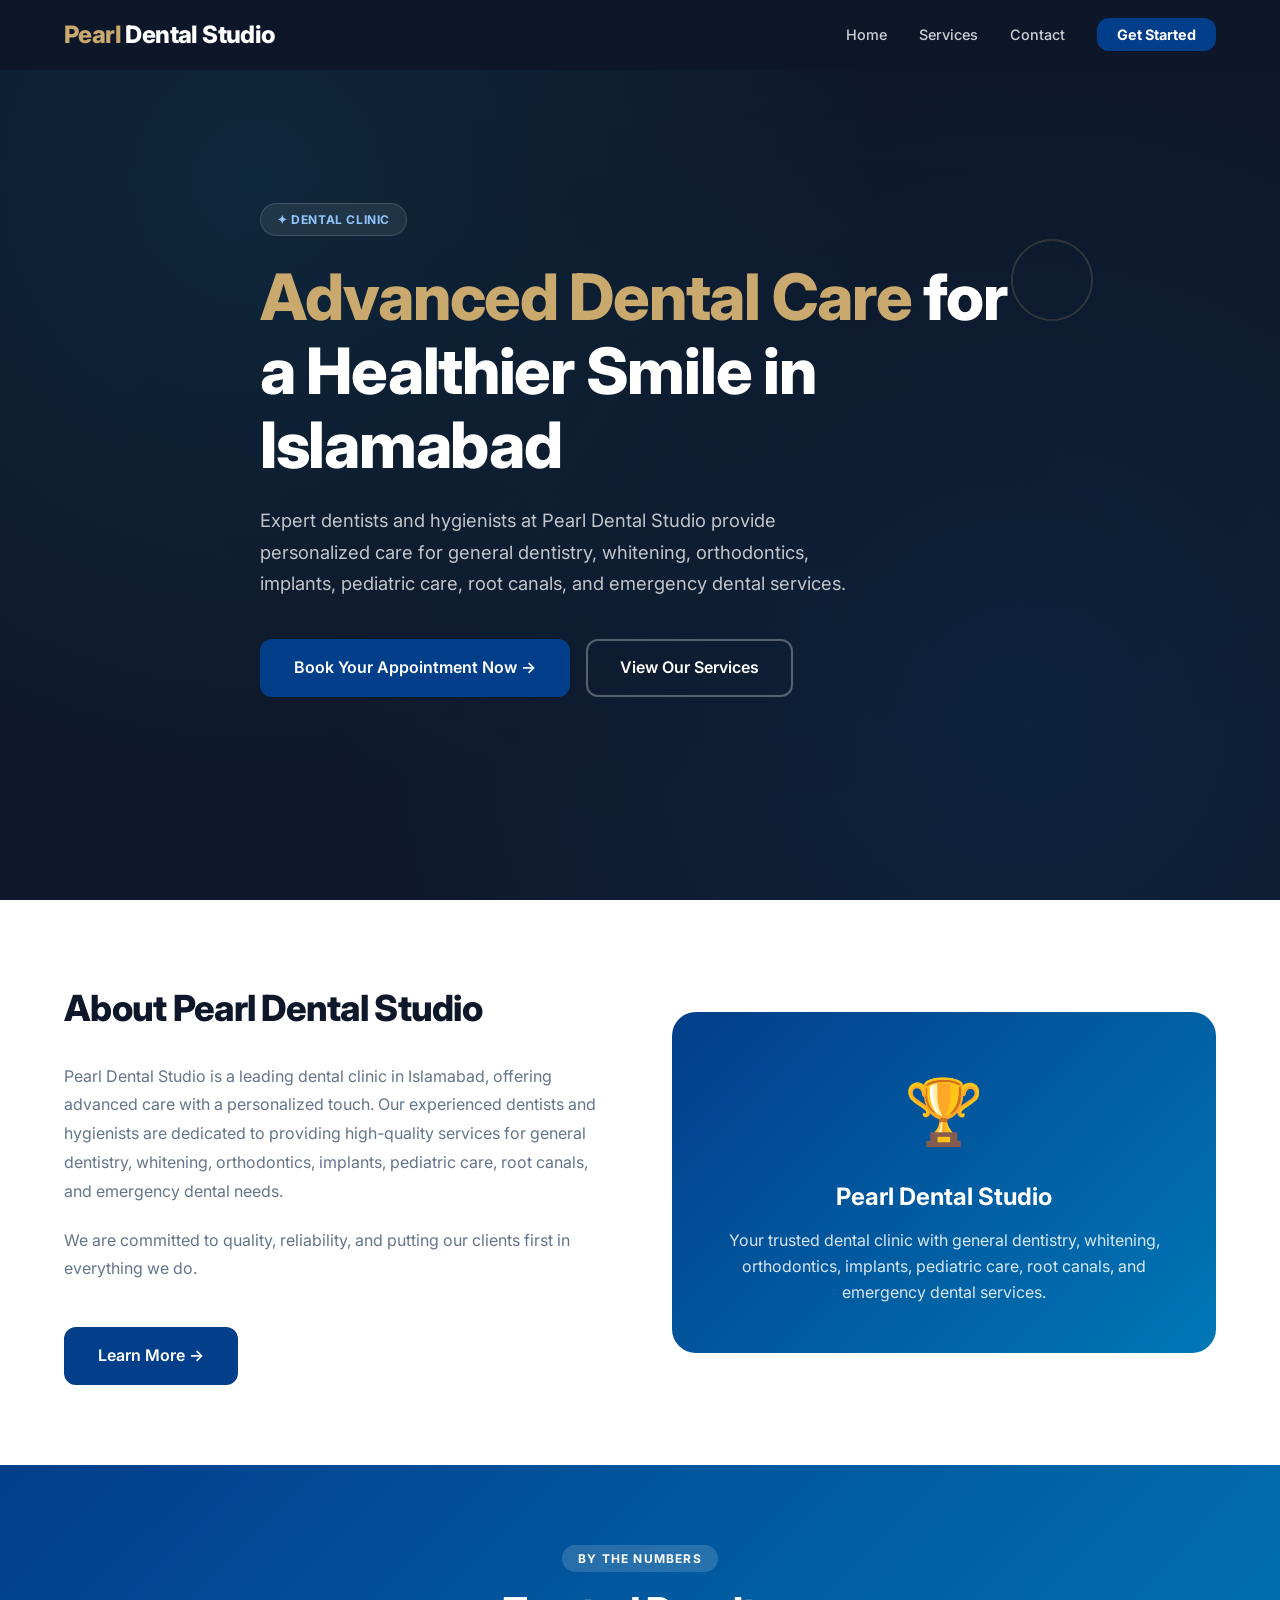
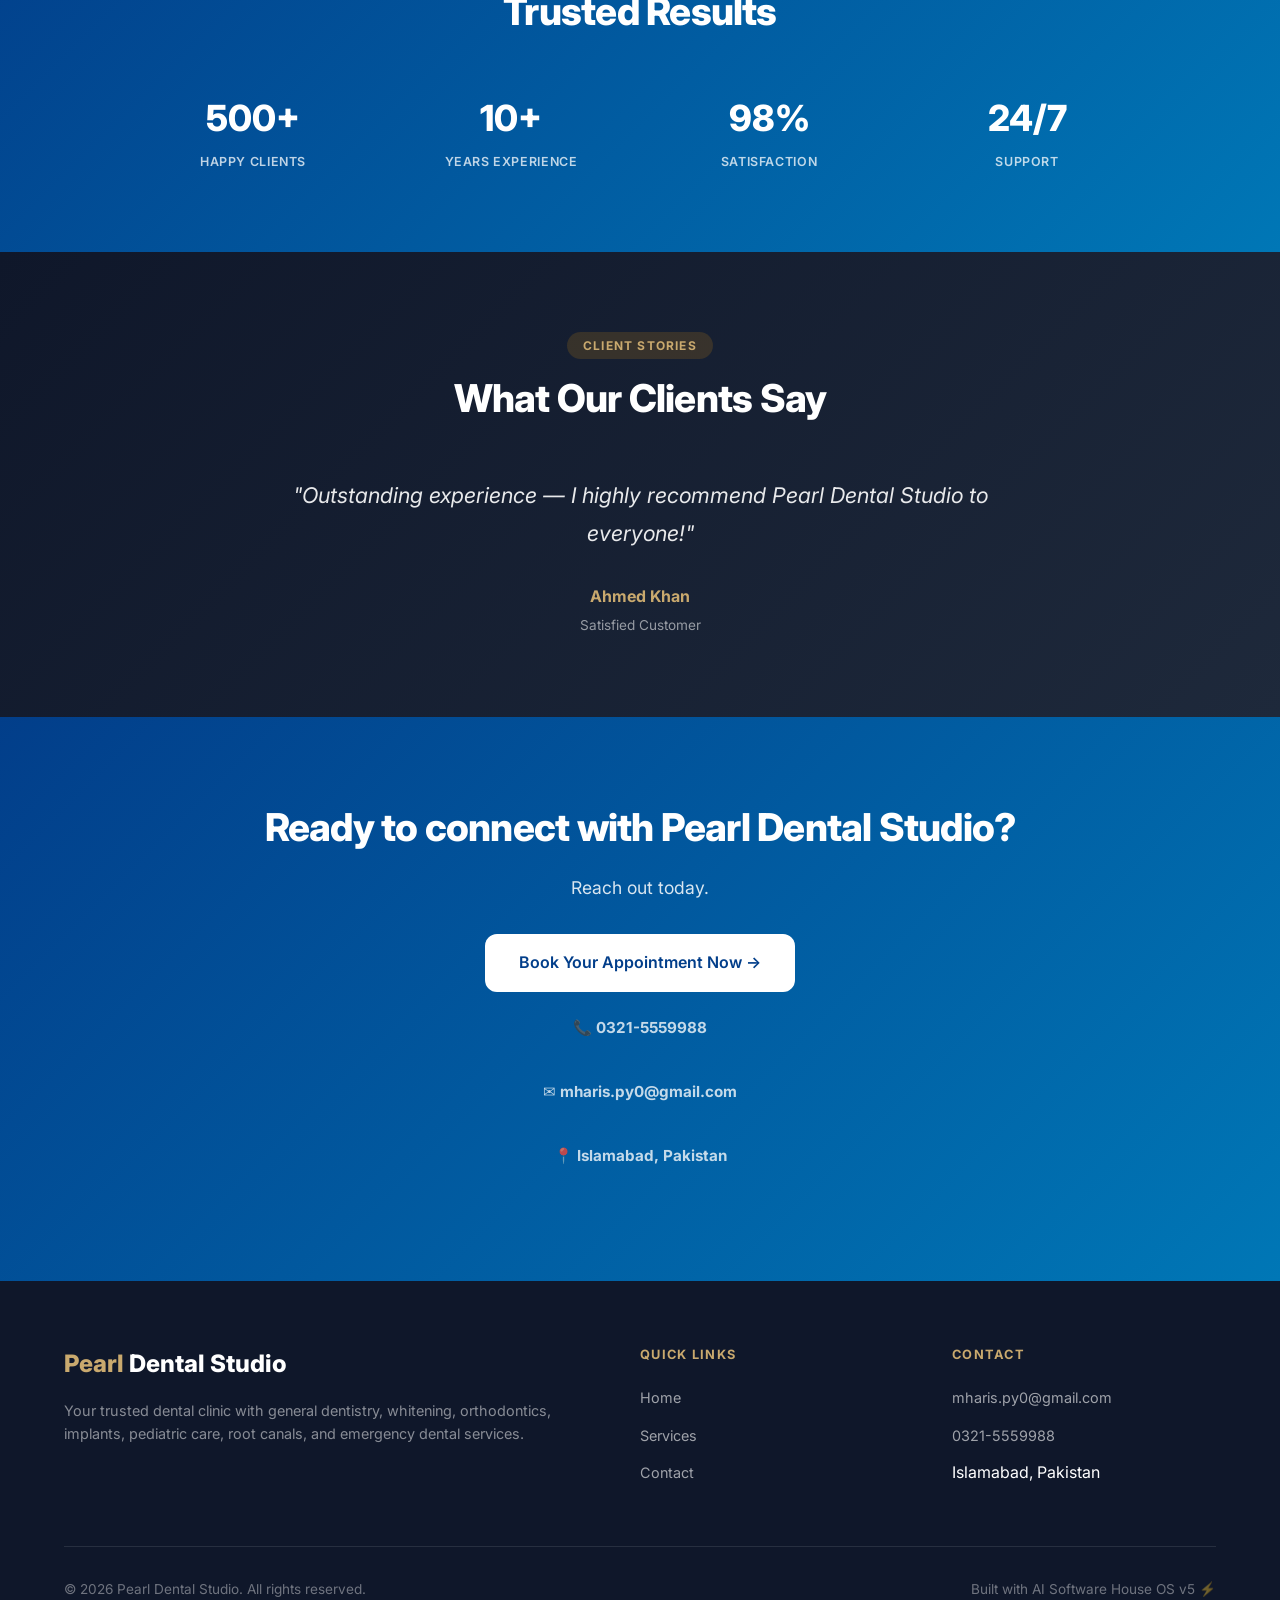
<file: index.html>
<!DOCTYPE html>
<html lang="en">
<head>
  <meta charset="UTF-8">
  <meta name="viewport" content="width=device-width,initial-scale=1.0">
  <title>Pearl Dental Studio - DENTAL CLINIC</title>
  <meta name="description" content="Expert dentists and hygienists at Pearl Dental Studio provide personalized care for general dentistry, whitening, orthodontics, implants, pediatric care, root canals, and emergency dental services.">
  <link rel="preconnect" href="https://fonts.googleapis.com">
  <link href="https://fonts.googleapis.com/css2?family=Inter:wght@400;500;600;700;800&display=swap" rel="stylesheet">
  <link rel="stylesheet" href="styles.css">
</head>
<body>

  <nav class="navbar">
    <div class="container nav-inner">
      <div class="nav-brand"><span>Pearl</span> Dental Studio</div>
      <ul class="nav-links">
          <li><a href="index.html">Home</a></li>
          <li><a href="services.html">Services</a></li>
          <li><a href="contact.html">Contact</a></li>
          <li><a href="#contact" class="nav-cta">Get Started</a></li>
      </ul>
      <div class="hamburger"><span></span><span></span><span></span></div>
    </div>
  </nav>

  
  <section class="hero" id="home">
    <div class="hero-deco" aria-hidden="true"><svg viewBox="0 0 200 200" xmlns="http://www.w3.org/2000/svg">
      <circle cx="100" cy="100" r="40" />
      <circle cx="100" cy="100" r="40" />
      <circle cx="100" cy="100" r="40" />
    </svg></div>
    <div class="container">
      <div class="hero-content">
        <div class="hero-badge">✦ DENTAL CLINIC</div>
        <h1><em>Advanced Dental Care</em> for a Healthier Smile in Islamabad</h1>
        <p class="hero-sub">Expert dentists and hygienists at Pearl Dental Studio provide personalized care for general dentistry, whitening, orthodontics, implants, pediatric care, root canals, and emergency dental services.</p>
        <div class="hero-btns">
          <a href="#contact" class="btn btn-primary">Book Your Appointment Now →</a>
          <a href="#services" class="btn btn-outline">View Our Services</a>
        </div>
      </div>
    </div>
  </section>

  <section id="about">
    <div class="container">
      <div class="about-grid">
        <div class="about-content fade-in">
          <h2>About Pearl Dental Studio</h2>
          <p>Pearl Dental Studio is a leading dental clinic in Islamabad, offering advanced care with a personalized touch. Our experienced dentists and hygienists are dedicated to providing high-quality services for general dentistry, whitening, orthodontics, implants, pediatric care, root canals, and emergency dental needs.</p>
          <p>We are committed to quality, reliability, and putting our clients first in everything we do.</p>
          <a href="#contact" class="btn btn-primary" style="margin-top:1.5rem">Learn More →</a>
        </div>
        <div class="about-visual fade-in">
          <div class="about-visual-icon">🏆</div>
          <h3>Pearl Dental Studio</h3>
          <p>Your trusted dental clinic with general dentistry, whitening, orthodontics, implants, pediatric care, root canals, and emergency dental services.</p>
        </div>
      </div>
    </div>
  </section>

  <section id="stats" style="background:linear-gradient(135deg,var(--primary) 0%,var(--secondary) 100%);color:var(--white);padding:5rem 0">
    <div class="container">
      <div class="section-header" style="color:var(--white)">
        <span class="section-tag" style="background:rgba(255,255,255,.15);color:var(--white);border-color:rgba(255,255,255,.25)">By the Numbers</span>
        <h2 style="color:var(--white);margin-bottom:0">Trusted Results</h2>
      </div>
      <div class="stats-grid" style="max-width:1000px;margin:2rem auto 0;color:var(--white);display:grid;grid-template-columns:repeat(auto-fit,minmax(200px,1fr));gap:2rem;text-align:center"><div class="stat-item"><span class="stat-number">500+</span><div class="stat-label">Happy Clients</div></div><div class="stat-item"><span class="stat-number">10+</span><div class="stat-label">Years Experience</div></div><div class="stat-item"><span class="stat-number">98%</span><div class="stat-label">Satisfaction</div></div><div class="stat-item"><span class="stat-number">24/7</span><div class="stat-label">Support</div></div></div>
    </div>
  </section>

  <section class="testimonial-section" id="testimonials">
    <div class="container">
      <div class="section-header">
        <span class="section-tag" style="background:rgba(245,158,11,.15);color:var(--accent)">Client Stories</span>
        <h2 style="color:var(--white)">What Our Clients Say</h2>
      </div>
      <p class="test-quote fade-in">"Outstanding experience — I highly recommend Pearl Dental Studio to everyone!"</p>
      <p class="test-author">Ahmed Khan</p>
      <p class="test-role">Satisfied Customer</p>
    </div>
  </section>

  <section class="cta-section" id="contact">
    <div class="container">
      <h2>Ready to connect with Pearl Dental Studio?</h2>
      <p>Reach out today.</p>
      <a href="tel:0321-5559988" class="btn btn-white">Book Your Appointment Now →</a>
      <div class="contact-info">
        <p>📞 <strong><a href="tel:0321-5559988" style="color:inherit;text-decoration:none">0321-5559988</a></strong></p>
        <p>✉ <strong><a href="mailto:mharis.py0@gmail.com" style="color:inherit;text-decoration:none">mharis.py0@gmail.com</a></strong></p>
        <p>📍 <strong>Islamabad, Pakistan</strong></p>
      </div>
    </div>
  </section>

  <footer class="footer">
    <div class="container">
      <div class="footer-grid">
        <div>
          <div class="footer-brand"><span>Pearl</span> Dental Studio</div>
          <p class="footer-tagline">Your trusted dental clinic with general dentistry, whitening, orthodontics, implants, pediatric care, root canals, and emergency dental services.</p>
        </div>
        <div class="footer-col">
          <h4>Quick Links</h4>
          <ul>
            <li><a href="index.html">Home</a></li>
            <li><a href="services.html">Services</a></li>
            <li><a href="contact.html">Contact</a></li>
          </ul>
        </div>
        <div class="footer-col">
          <h4>Contact</h4>
          <ul>
            <li><a href="mailto:mharis.py0@gmail.com">mharis.py0@gmail.com</a></li>
            <li><a href="tel:0321-5559988">0321-5559988</a></li>
            <li>Islamabad, Pakistan</li>
          </ul>
        </div>
      </div>
      <div class="footer-bottom">
        <p>© 2026 Pearl Dental Studio. All rights reserved.</p>
        <p>Built with AI Software House OS v5 ⚡</p>
      </div>
    </div>
  </footer>

  <script src="script.js"></script>
</body>
</html>
</file>
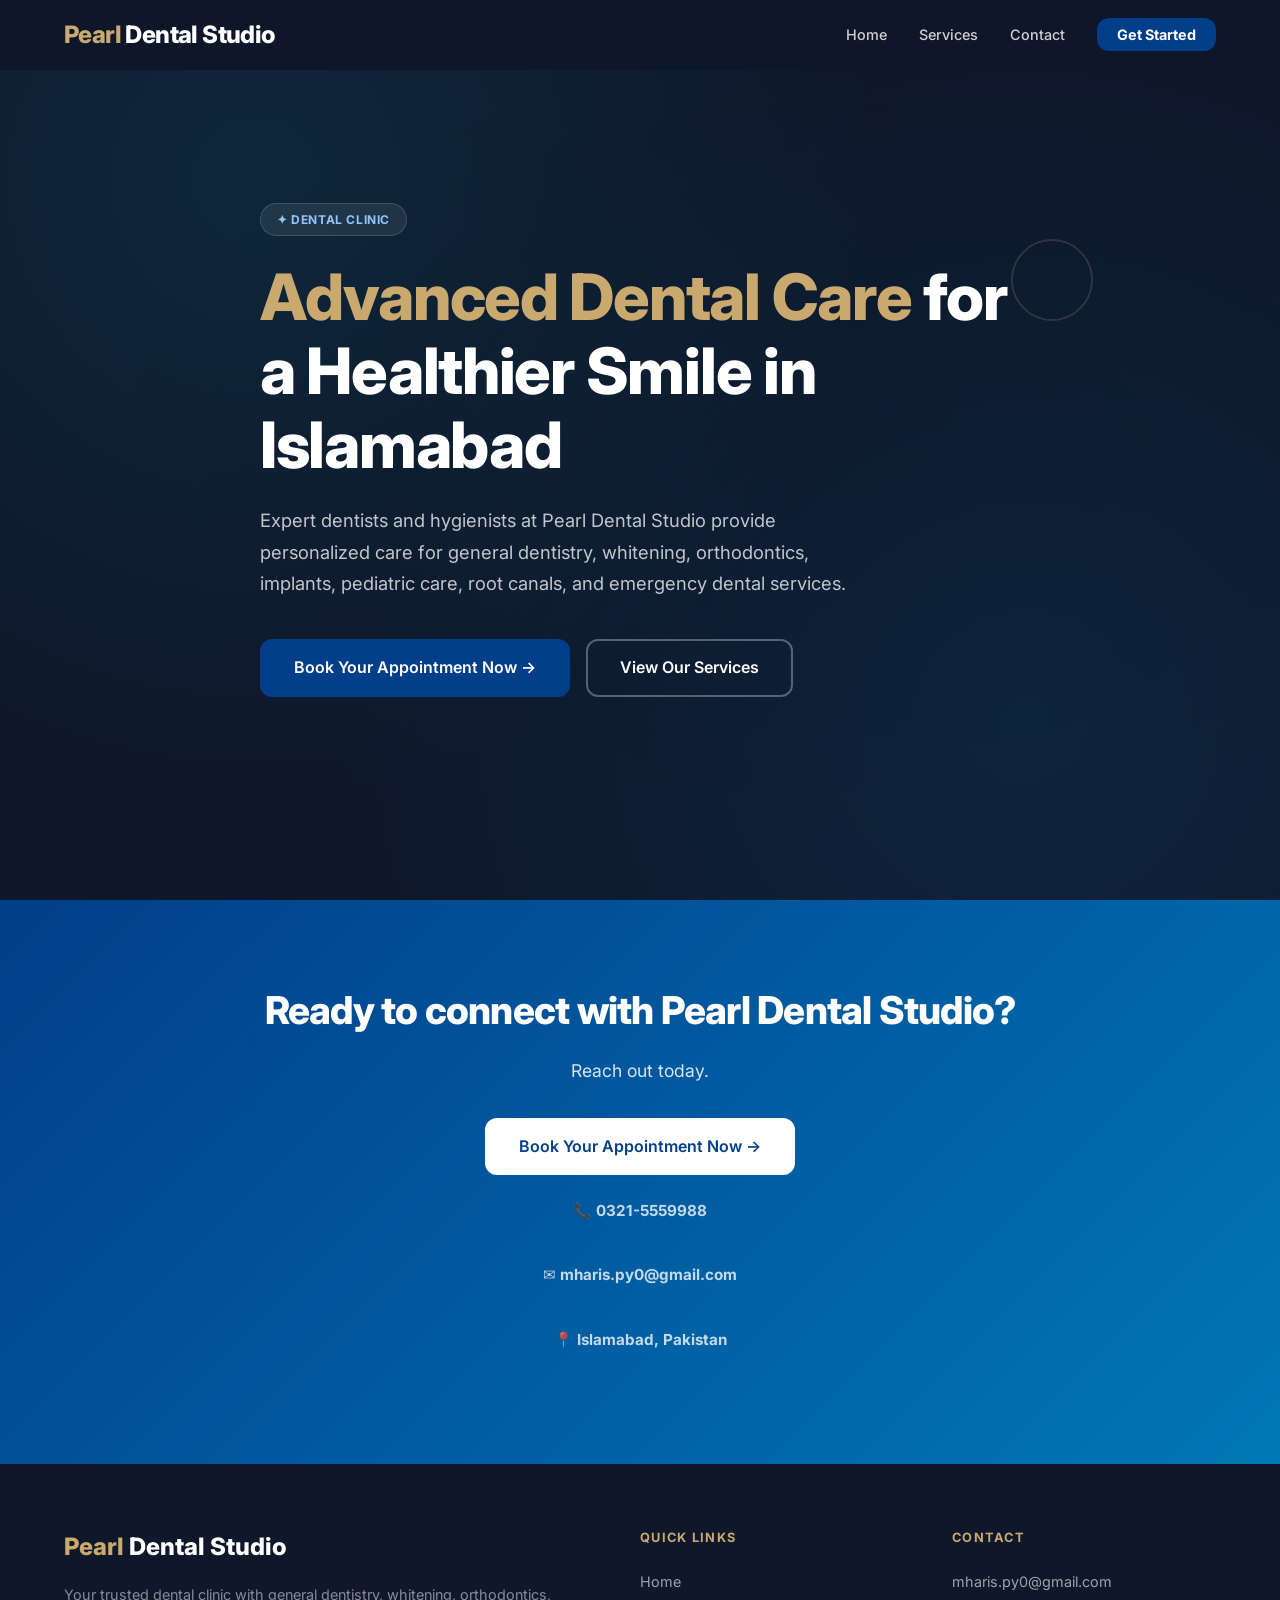
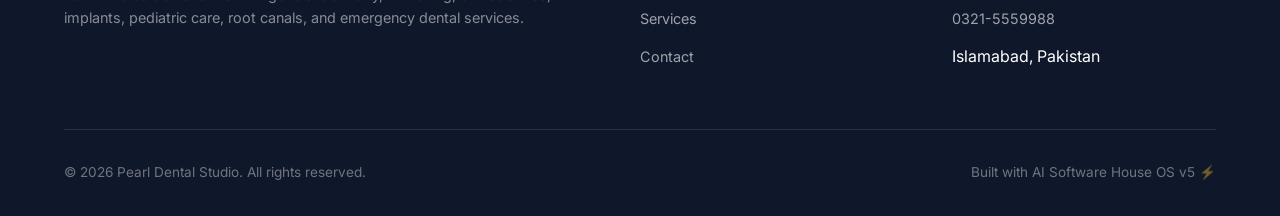
<file: contact.html>
<!DOCTYPE html>
<html lang="en">
<head>
  <meta charset="UTF-8">
  <meta name="viewport" content="width=device-width,initial-scale=1.0">
  <title>Contact - Pearl Dental Studio</title>
  <meta name="description" content="Expert dentists and hygienists at Pearl Dental Studio provide personalized care for general dentistry, whitening, orthodontics, implants, pediatric care, root canals, and emergency dental services.">
  <link rel="preconnect" href="https://fonts.googleapis.com">
  <link href="https://fonts.googleapis.com/css2?family=Inter:wght@400;500;600;700;800&display=swap" rel="stylesheet">
  <link rel="stylesheet" href="styles.css">
</head>
<body>

  <nav class="navbar">
    <div class="container nav-inner">
      <div class="nav-brand"><a href="index.html"><span>Pearl</span> Dental Studio</a></div>
      <ul class="nav-links">
          <li><a href="index.html">Home</a></li>
          <li><a href="services.html">Services</a></li>
          <li><a href="contact.html">Contact</a></li>
          <li><a href="index.html#contact" class="nav-cta">Get Started</a></li>
      </ul>
      <div class="hamburger"><span></span><span></span><span></span></div>
    </div>
  </nav>

  
  <section class="hero" id="home">
    <div class="hero-deco" aria-hidden="true"><svg viewBox="0 0 200 200" xmlns="http://www.w3.org/2000/svg">
      <circle cx="100" cy="100" r="40" />
      <circle cx="100" cy="100" r="40" />
      <circle cx="100" cy="100" r="40" />
    </svg></div>
    <div class="container">
      <div class="hero-content">
        <div class="hero-badge">✦ DENTAL CLINIC</div>
        <h1><em>Advanced Dental Care</em> for a Healthier Smile in Islamabad</h1>
        <p class="hero-sub">Expert dentists and hygienists at Pearl Dental Studio provide personalized care for general dentistry, whitening, orthodontics, implants, pediatric care, root canals, and emergency dental services.</p>
        <div class="hero-btns">
          <a href="#contact" class="btn btn-primary">Book Your Appointment Now →</a>
          <a href="#services" class="btn btn-outline">View Our Services</a>
        </div>
      </div>
    </div>
  </section>

  <section class="cta-section" id="contact">
    <div class="container">
      <h2>Ready to connect with Pearl Dental Studio?</h2>
      <p>Reach out today.</p>
      <a href="tel:0321-5559988" class="btn btn-white">Book Your Appointment Now →</a>
      <div class="contact-info">
        <p>📞 <strong><a href="tel:0321-5559988" style="color:inherit;text-decoration:none">0321-5559988</a></strong></p>
        <p>✉ <strong><a href="mailto:mharis.py0@gmail.com" style="color:inherit;text-decoration:none">mharis.py0@gmail.com</a></strong></p>
        <p>📍 <strong>Islamabad, Pakistan</strong></p>
      </div>
    </div>
  </section>

  <footer class="footer">
    <div class="container">
      <div class="footer-grid">
        <div>
          <div class="footer-brand"><span>Pearl</span> Dental Studio</div>
          <p class="footer-tagline">Your trusted dental clinic with general dentistry, whitening, orthodontics, implants, pediatric care, root canals, and emergency dental services.</p>
        </div>
        <div class="footer-col">
          <h4>Quick Links</h4>
          <ul>
            <li><a href="index.html">Home</a></li>
            <li><a href="services.html">Services</a></li>
            <li><a href="contact.html">Contact</a></li>
          </ul>
        </div>
        <div class="footer-col">
          <h4>Contact</h4>
          <ul>
            <li><a href="mailto:mharis.py0@gmail.com">mharis.py0@gmail.com</a></li>
            <li><a href="tel:0321-5559988">0321-5559988</a></li>
            <li>Islamabad, Pakistan</li>
          </ul>
        </div>
      </div>
      <div class="footer-bottom">
        <p>© 2026 Pearl Dental Studio. All rights reserved.</p>
        <p>Built with AI Software House OS v5 ⚡</p>
      </div>
    </div>
  </footer>

  <script src="script.js"></script>
</body>
</html>
</file>
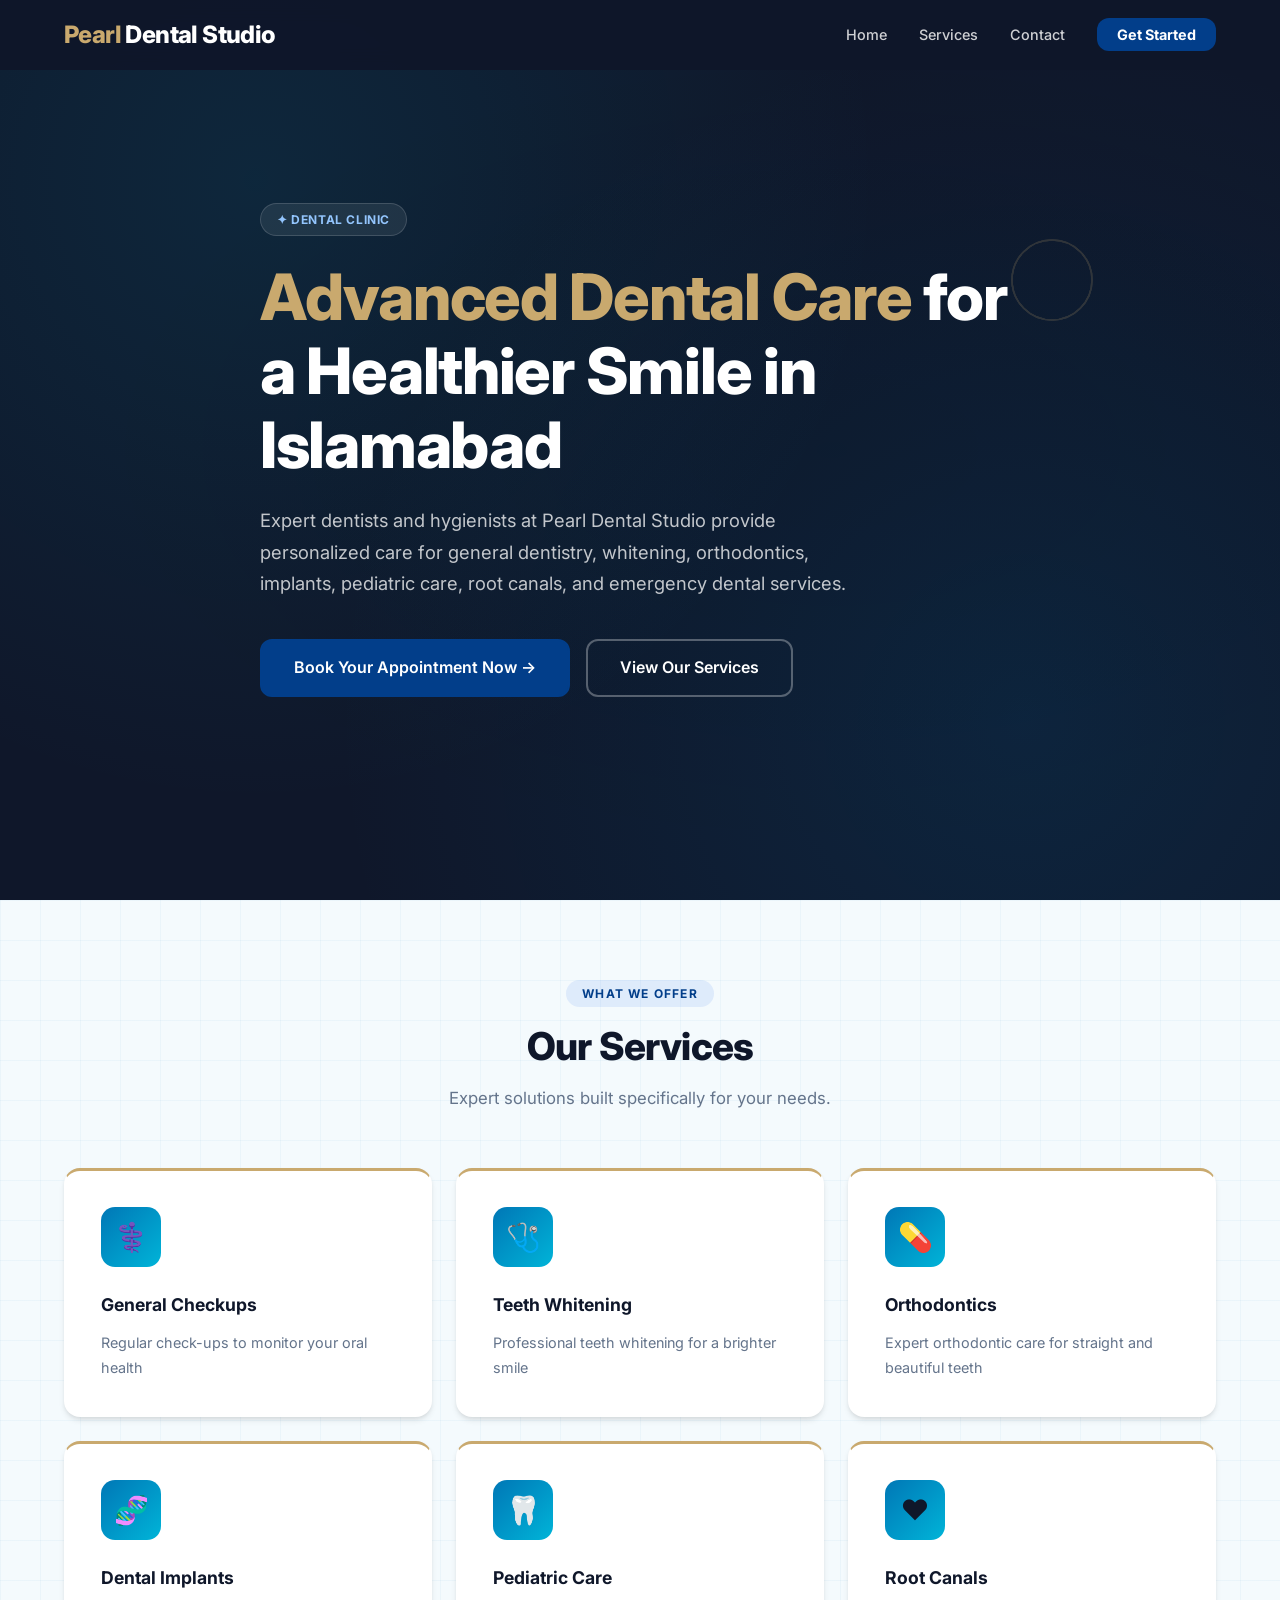
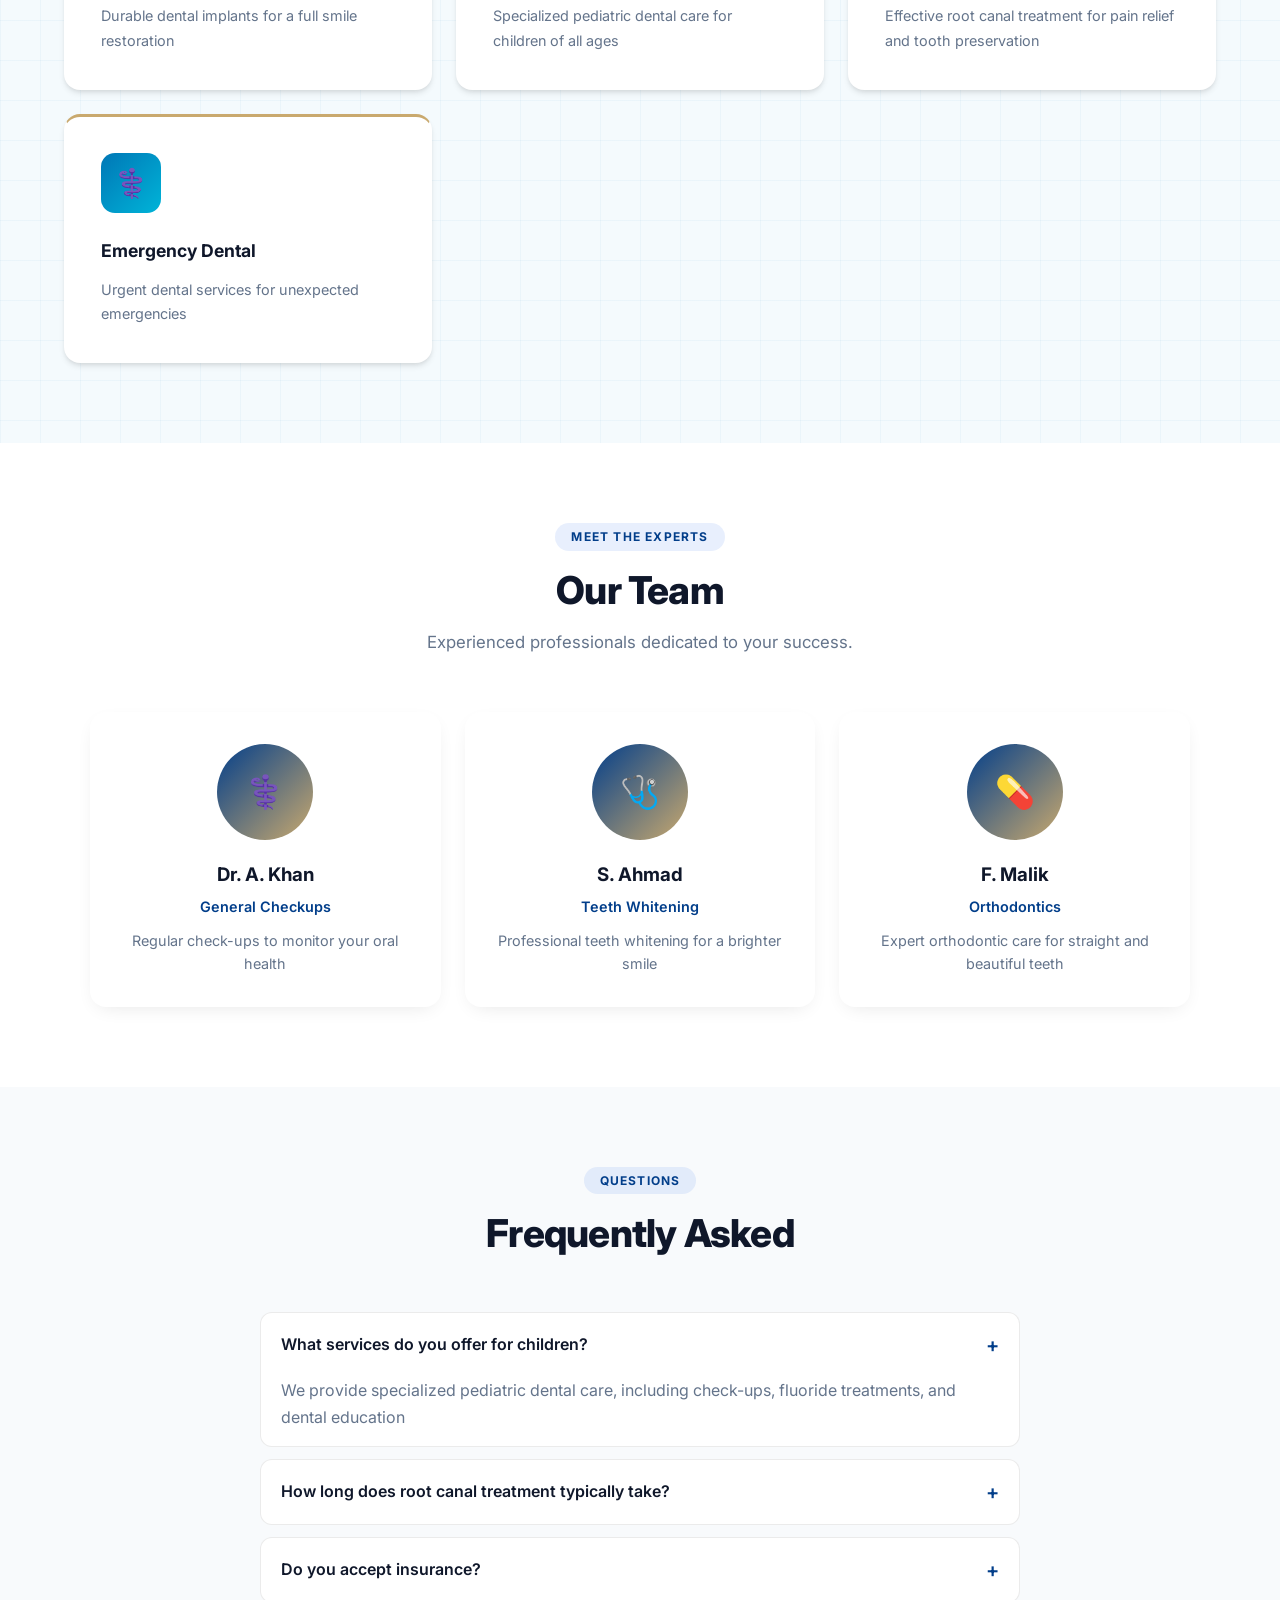
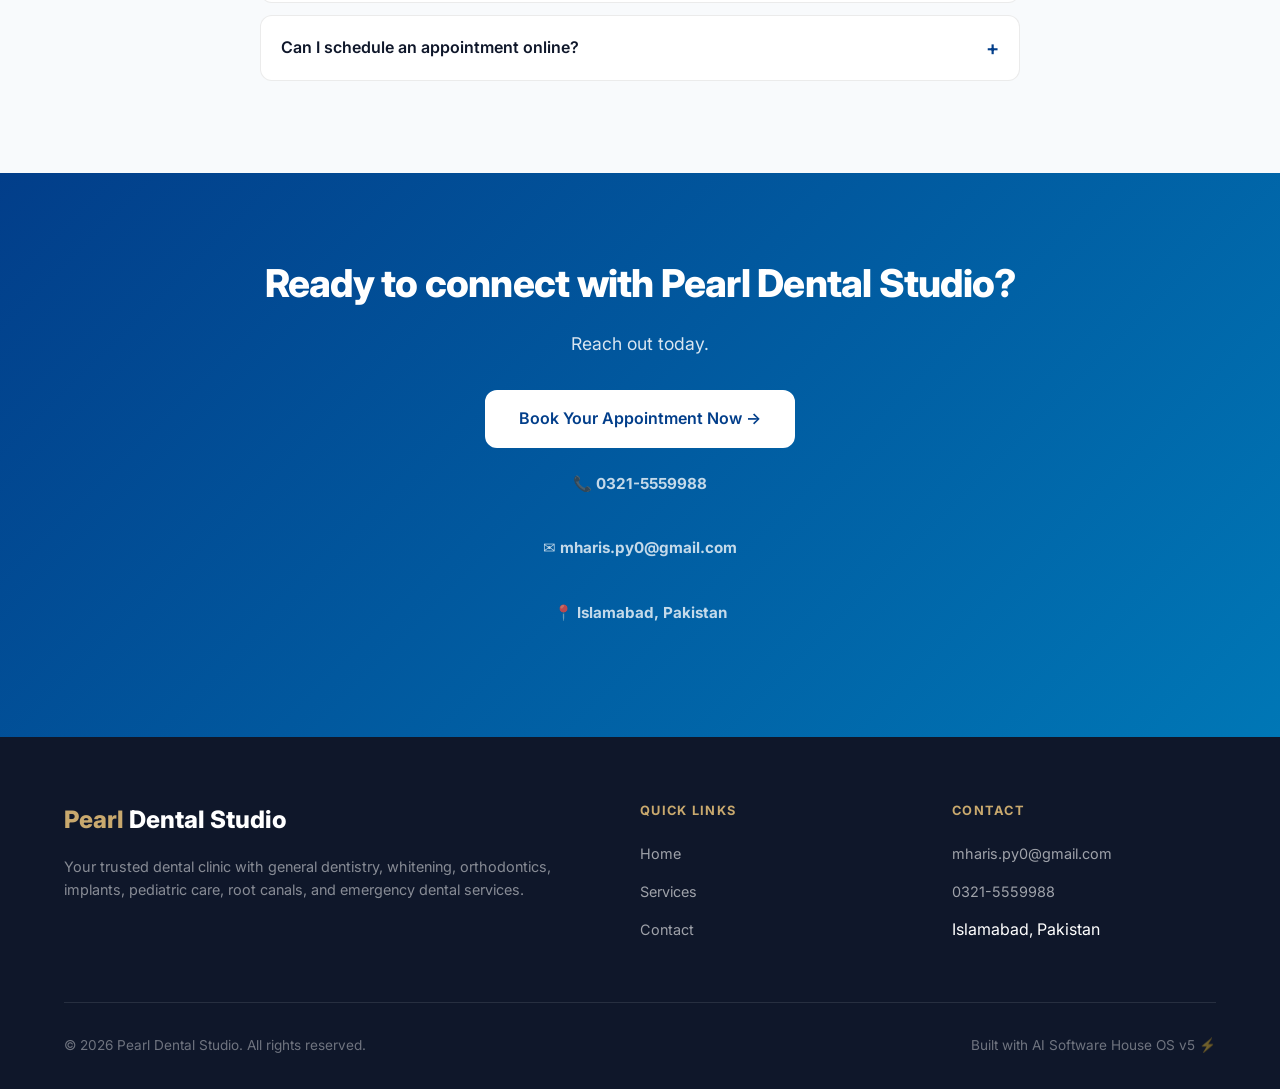
<file: services.html>
<!DOCTYPE html>
<html lang="en">
<head>
  <meta charset="UTF-8">
  <meta name="viewport" content="width=device-width,initial-scale=1.0">
  <title>Services - Pearl Dental Studio</title>
  <meta name="description" content="Expert dentists and hygienists at Pearl Dental Studio provide personalized care for general dentistry, whitening, orthodontics, implants, pediatric care, root canals, and emergency dental services.">
  <link rel="preconnect" href="https://fonts.googleapis.com">
  <link href="https://fonts.googleapis.com/css2?family=Inter:wght@400;500;600;700;800&display=swap" rel="stylesheet">
  <link rel="stylesheet" href="styles.css">
</head>
<body>

  <nav class="navbar">
    <div class="container nav-inner">
      <div class="nav-brand"><a href="index.html"><span>Pearl</span> Dental Studio</a></div>
      <ul class="nav-links">
          <li><a href="index.html">Home</a></li>
          <li><a href="services.html">Services</a></li>
          <li><a href="contact.html">Contact</a></li>
          <li><a href="index.html#contact" class="nav-cta">Get Started</a></li>
      </ul>
      <div class="hamburger"><span></span><span></span><span></span></div>
    </div>
  </nav>

  
  <section class="hero" id="home">
    <div class="hero-deco" aria-hidden="true"><svg viewBox="0 0 200 200" xmlns="http://www.w3.org/2000/svg">
      <circle cx="100" cy="100" r="40" />
      <circle cx="100" cy="100" r="40" />
      <circle cx="100" cy="100" r="40" />
    </svg></div>
    <div class="container">
      <div class="hero-content">
        <div class="hero-badge">✦ DENTAL CLINIC</div>
        <h1><em>Advanced Dental Care</em> for a Healthier Smile in Islamabad</h1>
        <p class="hero-sub">Expert dentists and hygienists at Pearl Dental Studio provide personalized care for general dentistry, whitening, orthodontics, implants, pediatric care, root canals, and emergency dental services.</p>
        <div class="hero-btns">
          <a href="#contact" class="btn btn-primary">Book Your Appointment Now →</a>
          <a href="#services" class="btn btn-outline">View Our Services</a>
        </div>
      </div>
    </div>
  </section>

  <section class="services-section" id="services">
    <div class="container">
      <div class="section-header">
        <span class="section-tag">What We Offer</span>
        <h2>Our Services</h2>
        <p>Expert solutions built specifically for your needs.</p>
      </div>
      <div class="services-grid">
        <div class="service-card fade-in">
          <div class="service-icon">⚕️</div>
          <h3>General Checkups</h3>
          <p>Regular check-ups to monitor your oral health</p>
        </div>
        <div class="service-card fade-in">
          <div class="service-icon">🩺</div>
          <h3>Teeth Whitening</h3>
          <p>Professional teeth whitening for a brighter smile</p>
        </div>
        <div class="service-card fade-in">
          <div class="service-icon">💊</div>
          <h3>Orthodontics</h3>
          <p>Expert orthodontic care for straight and beautiful teeth</p>
        </div>
        <div class="service-card fade-in">
          <div class="service-icon">🧬</div>
          <h3>Dental Implants</h3>
          <p>Durable dental implants for a full smile restoration</p>
        </div>
        <div class="service-card fade-in">
          <div class="service-icon">🦷</div>
          <h3>Pediatric Care</h3>
          <p>Specialized pediatric dental care for children of all ages</p>
        </div>
        <div class="service-card fade-in">
          <div class="service-icon">❤️</div>
          <h3>Root Canals</h3>
          <p>Effective root canal treatment for pain relief and tooth preservation</p>
        </div>
        <div class="service-card fade-in">
          <div class="service-icon">⚕️</div>
          <h3>Emergency Dental</h3>
          <p>Urgent dental services for unexpected emergencies</p>
        </div></div>
    </div>
  </section>

  <section id="team">
    <div class="container">
      <div class="section-header">
        <span class="section-tag">Meet the Experts</span>
        <h2>Our Team</h2>
        <p>Experienced professionals dedicated to your success.</p>
      </div>
      <div style="display:grid;grid-template-columns:repeat(auto-fit,minmax(280px,1fr));gap:1.5rem;max-width:1100px;margin:0 auto">
        
          <div class="team-card fade-in" style="text-align:center;background:var(--white);border-radius:1rem;padding:2rem 1.5rem;box-shadow:0 6px 20px -8px rgba(0,0,0,.12)">
            <div style="width:96px;height:96px;border-radius:50%;background:linear-gradient(135deg,var(--primary),var(--accent));display:flex;align-items:center;justify-content:center;font-size:2rem;color:var(--white);margin:0 auto 1.25rem">
              ⚕️
            </div>
            <h3 style="margin:0 0 .35rem;color:var(--dark)">Dr. A. Khan</h3>
            <div style="color:var(--primary);font-weight:600;font-size:.9rem;margin-bottom:.75rem">General Checkups</div>
            <p style="margin:0;color:var(--gray);font-size:.9rem;line-height:1.55">Regular check-ups to monitor your oral health</p>
          </div>
          <div class="team-card fade-in" style="text-align:center;background:var(--white);border-radius:1rem;padding:2rem 1.5rem;box-shadow:0 6px 20px -8px rgba(0,0,0,.12)">
            <div style="width:96px;height:96px;border-radius:50%;background:linear-gradient(135deg,var(--primary),var(--accent));display:flex;align-items:center;justify-content:center;font-size:2rem;color:var(--white);margin:0 auto 1.25rem">
              🩺
            </div>
            <h3 style="margin:0 0 .35rem;color:var(--dark)">S. Ahmad</h3>
            <div style="color:var(--primary);font-weight:600;font-size:.9rem;margin-bottom:.75rem">Teeth Whitening</div>
            <p style="margin:0;color:var(--gray);font-size:.9rem;line-height:1.55">Professional teeth whitening for a brighter smile</p>
          </div>
          <div class="team-card fade-in" style="text-align:center;background:var(--white);border-radius:1rem;padding:2rem 1.5rem;box-shadow:0 6px 20px -8px rgba(0,0,0,.12)">
            <div style="width:96px;height:96px;border-radius:50%;background:linear-gradient(135deg,var(--primary),var(--accent));display:flex;align-items:center;justify-content:center;font-size:2rem;color:var(--white);margin:0 auto 1.25rem">
              💊
            </div>
            <h3 style="margin:0 0 .35rem;color:var(--dark)">F. Malik</h3>
            <div style="color:var(--primary);font-weight:600;font-size:.9rem;margin-bottom:.75rem">Orthodontics</div>
            <p style="margin:0;color:var(--gray);font-size:.9rem;line-height:1.55">Expert orthodontic care for straight and beautiful teeth</p>
          </div>
      </div>
    </div>
  </section>

  <section id="faq" style="background:#f8fafc">
    <div class="container">
      <div class="section-header">
        <span class="section-tag">Questions</span>
        <h2>Frequently Asked</h2>
      </div>
      <div style="max-width:760px;margin:0 auto">
        <details class="faq-item fade-in" style="background:var(--white);border:1px solid rgba(0,0,0,.08);border-radius:.75rem;padding:1rem 1.25rem;margin-bottom:.75rem;cursor:pointer" open>
          <summary style="font-weight:600;color:var(--dark);list-style:none;display:flex;justify-content:space-between;align-items:center">
            What services do you offer for children?
            <span style="color:var(--primary);font-size:1.25rem;margin-left:1rem">+</span>
          </summary>
          <p style="margin:1rem 0 0;color:var(--gray);line-height:1.65">We provide specialized pediatric dental care, including check-ups, fluoride treatments, and dental education</p>
        </details>
        <details class="faq-item fade-in" style="background:var(--white);border:1px solid rgba(0,0,0,.08);border-radius:.75rem;padding:1rem 1.25rem;margin-bottom:.75rem;cursor:pointer" >
          <summary style="font-weight:600;color:var(--dark);list-style:none;display:flex;justify-content:space-between;align-items:center">
            How long does root canal treatment typically take?
            <span style="color:var(--primary);font-size:1.25rem;margin-left:1rem">+</span>
          </summary>
          <p style="margin:1rem 0 0;color:var(--gray);line-height:1.65">The duration of root canal treatment varies depending on the complexity of the case, but it usually takes one to two hours</p>
        </details>
        <details class="faq-item fade-in" style="background:var(--white);border:1px solid rgba(0,0,0,.08);border-radius:.75rem;padding:1rem 1.25rem;margin-bottom:.75rem;cursor:pointer" >
          <summary style="font-weight:600;color:var(--dark);list-style:none;display:flex;justify-content:space-between;align-items:center">
            Do you accept insurance?
            <span style="color:var(--primary);font-size:1.25rem;margin-left:1rem">+</span>
          </summary>
          <p style="margin:1rem 0 0;color:var(--gray);line-height:1.65">Yes, we accept most major health and dental insurance plans</p>
        </details>
        <details class="faq-item fade-in" style="background:var(--white);border:1px solid rgba(0,0,0,.08);border-radius:.75rem;padding:1rem 1.25rem;margin-bottom:.75rem;cursor:pointer" >
          <summary style="font-weight:600;color:var(--dark);list-style:none;display:flex;justify-content:space-between;align-items:center">
            Can I schedule an appointment online?
            <span style="color:var(--primary);font-size:1.25rem;margin-left:1rem">+</span>
          </summary>
          <p style="margin:1rem 0 0;color:var(--gray);line-height:1.65">Yes, please visit our website or call us to book your appointment</p>
        </details></div>
    </div>
  </section>

  <section class="cta-section" id="contact">
    <div class="container">
      <h2>Ready to connect with Pearl Dental Studio?</h2>
      <p>Reach out today.</p>
      <a href="tel:0321-5559988" class="btn btn-white">Book Your Appointment Now →</a>
      <div class="contact-info">
        <p>📞 <strong><a href="tel:0321-5559988" style="color:inherit;text-decoration:none">0321-5559988</a></strong></p>
        <p>✉ <strong><a href="mailto:mharis.py0@gmail.com" style="color:inherit;text-decoration:none">mharis.py0@gmail.com</a></strong></p>
        <p>📍 <strong>Islamabad, Pakistan</strong></p>
      </div>
    </div>
  </section>

  <footer class="footer">
    <div class="container">
      <div class="footer-grid">
        <div>
          <div class="footer-brand"><span>Pearl</span> Dental Studio</div>
          <p class="footer-tagline">Your trusted dental clinic with general dentistry, whitening, orthodontics, implants, pediatric care, root canals, and emergency dental services.</p>
        </div>
        <div class="footer-col">
          <h4>Quick Links</h4>
          <ul>
            <li><a href="index.html">Home</a></li>
            <li><a href="services.html">Services</a></li>
            <li><a href="contact.html">Contact</a></li>
          </ul>
        </div>
        <div class="footer-col">
          <h4>Contact</h4>
          <ul>
            <li><a href="mailto:mharis.py0@gmail.com">mharis.py0@gmail.com</a></li>
            <li><a href="tel:0321-5559988">0321-5559988</a></li>
            <li>Islamabad, Pakistan</li>
          </ul>
        </div>
      </div>
      <div class="footer-bottom">
        <p>© 2026 Pearl Dental Studio. All rights reserved.</p>
        <p>Built with AI Software House OS v5 ⚡</p>
      </div>
    </div>
  </footer>

  <script src="script.js"></script>
</body>
</html>
</file>
<file: styles.css>
/* Website Generator v3 — Pearl Dental Studio | AI Software House OS */
:root {
  --primary:   #023e8a;
  --secondary: #0077b6;
  --accent:    #c9a96e;
  --dark:      #0f172a;
  --dark2:     #1e293b;
  --gray:      #64748b;
  --light:     #f1f5f9;
  --white:     #ffffff;
  --font:      'Inter','Segoe UI',sans-serif;
  --radius:    0.75rem;
  --shadow:    0 4px 6px -1px rgba(0,0,0,.1),0 2px 4px -1px rgba(0,0,0,.06);
  --shadowlg:  0 20px 25px -5px rgba(0,0,0,.1),0 10px 10px -5px rgba(0,0,0,.04);
  --ease:      all .3s ease;
}
*,*::before,*::after{box-sizing:border-box;margin:0;padding:0}
html{scroll-behavior:smooth}
body{font-family:var(--font);color:var(--dark);line-height:1.6;background:var(--white)}
a{text-decoration:none;color:inherit}
img{max-width:100%;height:auto}
.container{max-width:1200px;margin:0 auto;padding:0 1.5rem}
.navbar{position:fixed;top:0;left:0;right:0;z-index:1000;background:rgba(15,23,42,.95);backdrop-filter:blur(10px);padding:1rem 0;transition:var(--ease)}
.nav-inner{display:flex;align-items:center;justify-content:space-between}
.nav-brand{font-size:1.5rem;font-weight:800;color:var(--white);letter-spacing:-.025em}
.nav-brand span{color:var(--accent)}
.nav-brand a{color:inherit}
.nav-links{display:flex;gap:2rem;list-style:none}
.nav-links a{color:rgba(255,255,255,.8);font-size:.9rem;font-weight:500;transition:var(--ease)}
.nav-links a:hover{color:var(--accent)}
.nav-cta{background:var(--primary)!important;color:var(--white)!important;padding:.5rem 1.25rem;border-radius:var(--radius);font-weight:700!important}
.nav-cta:hover{background:var(--secondary)!important}
.hamburger{display:none;flex-direction:column;cursor:pointer;gap:5px}
.hamburger span{display:block;width:25px;height:2px;background:var(--white);transition:var(--ease)}
.hero{min-height:100vh;display:flex;align-items:center;background:linear-gradient(135deg,var(--dark) 0%,var(--dark2) 55%,#0c1524 100%);position:relative;overflow:hidden;padding-top:80px}
.hero::before{content:'';position:absolute;inset:0;background:radial-gradient(ellipse at 65% 50%,rgba(0,0,0,.1) 0%,transparent 68%)}
.hero-content{position:relative;z-index:1;max-width:760px}
.hero-badge{display:inline-flex;align-items:center;gap:.5rem;background:rgba(255,255,255,.08);border:1px solid rgba(255,255,255,.15);color:#93c5fd;padding:.375rem 1rem;border-radius:100px;font-size:.75rem;font-weight:700;letter-spacing:.05em;text-transform:uppercase;margin-bottom:1.5rem}
.hero h1{font-size:clamp(2.2rem,5vw,4rem);font-weight:800;line-height:1.15;color:var(--white);margin-bottom:1.5rem;letter-spacing:-.02em}
.hero h1 em{font-style:normal;color:var(--accent)}
.hero-sub{font-size:1.15rem;color:rgba(255,255,255,.75);margin-bottom:2.5rem;max-width:600px;line-height:1.7}
.hero-btns{display:flex;gap:1rem;flex-wrap:wrap}
.btn{display:inline-flex;align-items:center;gap:.5rem;padding:.875rem 2rem;border-radius:var(--radius);font-size:1rem;font-weight:600;cursor:pointer;border:2px solid transparent;transition:var(--ease);white-space:nowrap;text-decoration:none}
.btn-primary{background:var(--primary);color:var(--white);border-color:var(--primary)}
.btn-primary:hover{background:var(--secondary);border-color:var(--secondary);transform:translateY(-2px);box-shadow:0 8px 25px rgba(0,0,0,.3)}
.btn-outline{background:transparent;color:var(--white);border-color:rgba(255,255,255,.3)}
.btn-outline:hover{background:rgba(255,255,255,.1);border-color:rgba(255,255,255,.6)}
.btn-white{background:var(--white);color:var(--primary);border-color:var(--white)}
.btn-white:hover{background:var(--light);transform:translateY(-2px);box-shadow:0 8px 25px rgba(0,0,0,.2)}
.stats-bar{background:var(--primary);padding:2.5rem 0}
.stats-grid{display:grid;grid-template-columns:repeat(4,1fr);gap:2rem;text-align:center}
.stat-item{color:var(--white)}
.stat-number{display:block;font-size:2.25rem;font-weight:800}
.stat-label{font-size:.78rem;color:rgba(255,255,255,.75);font-weight:600;text-transform:uppercase;letter-spacing:.05em;margin-top:.25rem}
section{padding:5rem 0}
.section-header{text-align:center;margin-bottom:3.5rem}
.section-tag{display:inline-block;background:rgba(37,99,235,.1);color:var(--primary);font-size:.75rem;font-weight:700;letter-spacing:.1em;text-transform:uppercase;padding:.25rem 1rem;border-radius:100px;margin-bottom:1rem}
.section-header h2{font-size:clamp(1.75rem,3vw,2.75rem);font-weight:800;color:var(--dark);letter-spacing:-.02em;line-height:1.2}
.section-header p{color:var(--gray);font-size:1.05rem;margin-top:1rem;max-width:580px;margin-left:auto;margin-right:auto}
.about-grid{display:grid;grid-template-columns:1fr 1fr;gap:4rem;align-items:center}
.about-content h2{font-size:2.25rem;font-weight:800;color:var(--dark);margin-bottom:1.5rem;letter-spacing:-.02em}
.about-content p{color:var(--gray);line-height:1.8;margin-bottom:1.25rem}
.about-visual{background:linear-gradient(135deg,var(--primary),var(--secondary));border-radius:1.5rem;padding:3rem;color:var(--white);text-align:center}
.about-visual-icon{font-size:4rem;margin-bottom:1rem}
.about-visual h3{font-size:1.5rem;font-weight:700;margin-bottom:.75rem}
.about-visual p{opacity:.85;line-height:1.6}
.services-section{background:var(--light)}
.services-grid{display:grid;grid-template-columns:repeat(3,1fr);gap:1.5rem}
.service-card{background:var(--white);border-radius:1rem;padding:2.25rem;box-shadow:var(--shadow);transition:var(--ease);border:1px solid transparent}
.service-card:hover{transform:translateY(-5px);box-shadow:var(--shadowlg);border-color:var(--primary)}
.service-icon{width:60px;height:60px;background:linear-gradient(135deg,var(--primary),var(--secondary));border-radius:.875rem;display:flex;align-items:center;justify-content:center;font-size:1.75rem;margin-bottom:1.5rem}
.service-card h3{font-size:1.1rem;font-weight:700;color:var(--dark);margin-bottom:.75rem}
.service-card p{color:var(--gray);font-size:.9rem;line-height:1.7}
.why-grid{display:grid;grid-template-columns:repeat(3,1fr);gap:2rem}
.why-card{text-align:center;padding:2rem 1.5rem}
.why-number{width:52px;height:52px;background:linear-gradient(135deg,var(--primary),var(--accent));color:var(--white);font-size:1.25rem;font-weight:800;border-radius:50%;display:flex;align-items:center;justify-content:center;margin:0 auto 1.25rem}
.why-card h3{font-size:1.05rem;font-weight:700;color:var(--dark);margin-bottom:.75rem}
.why-card p{color:var(--gray);font-size:.9rem;line-height:1.7}
.testimonial-section{background:linear-gradient(135deg,var(--dark),var(--dark2));color:var(--white);text-align:center}
.test-quote{font-size:1.35rem;font-style:italic;line-height:1.75;max-width:740px;margin:0 auto 2rem;color:rgba(255,255,255,.9)}
.test-author{font-weight:700;color:var(--accent);font-size:1rem;margin-bottom:.3rem}
.test-role{font-size:.85rem;color:rgba(255,255,255,.55)}
.cta-section{background:linear-gradient(135deg,var(--primary),var(--secondary));color:var(--white);text-align:center}
.cta-section h2{font-size:clamp(1.75rem,3vw,2.5rem);font-weight:800;margin-bottom:1rem;letter-spacing:-.02em}
.cta-section p{font-size:1.1rem;opacity:.85;margin-bottom:2rem}
.contact-info{margin-top:1.5rem;opacity:.9;display:flex;flex-direction:column;gap:.5rem;align-items:center}
.contact-info p{font-size:.95rem}
.footer{background:var(--dark);color:var(--white);padding:4rem 0 2rem}
.footer-grid{display:grid;grid-template-columns:2fr 1fr 1fr;gap:3rem;margin-bottom:3rem}
.footer-brand{font-size:1.5rem;font-weight:800;margin-bottom:1rem}
.footer-brand span{color:var(--accent)}
.footer-tagline{color:rgba(255,255,255,.5);font-size:.9rem;line-height:1.6}
.footer-col h4{font-size:.8rem;font-weight:700;letter-spacing:.1em;text-transform:uppercase;color:var(--accent);margin-bottom:1.25rem}
.footer-col ul{list-style:none}
.footer-col li{margin-bottom:.75rem}
.footer-col a{color:rgba(255,255,255,.6);font-size:.9rem;transition:var(--ease)}
.footer-col a:hover{color:var(--white)}
.footer-bottom{border-top:1px solid rgba(255,255,255,.1);padding-top:2rem;display:flex;justify-content:space-between;align-items:center;flex-wrap:wrap;gap:1rem}
.footer-bottom p{color:rgba(255,255,255,.4);font-size:.85rem}
.fade-in{opacity:0;transform:translateY(30px);transition:opacity .6s ease,transform .6s ease}
.fade-in.visible{opacity:1;transform:translateY(0)}
@media(max-width:1024px){.stats-grid{grid-template-columns:repeat(2,1fr)}.services-grid{grid-template-columns:repeat(2,1fr)}.footer-grid{grid-template-columns:1fr 1fr}}
@media(max-width:768px){.about-grid{grid-template-columns:1fr}.why-grid{grid-template-columns:1fr}.nav-links{display:none}.hamburger{display:flex}.footer-grid{grid-template-columns:1fr}}
@media(max-width:480px){.services-grid{grid-template-columns:1fr}.stats-grid{grid-template-columns:1fr 1fr}.hero-btns{flex-direction:column}}


/* Treatment: clinical_trust */
.hero::after{content:'';position:absolute;inset:0;background:
  radial-gradient(circle at 20% 20%, rgba(0,180,216,.10), transparent 50%),
  radial-gradient(circle at 80% 80%, rgba(0,119,182,.14), transparent 55%);
  pointer-events:none}
.hero-deco{position:absolute;top:20%;right:10%;width:200px;height:200px;opacity:.18;z-index:0}
.hero-deco circle{fill:none;stroke:var(--accent);stroke-width:1.5;transform-origin:center;animation:clinicalPulse 3s ease-in-out infinite}
.hero-deco circle:nth-child(2){animation-delay:1s}
.hero-deco circle:nth-child(3){animation-delay:2s}
@keyframes clinicalPulse{0%{transform:scale(.9);opacity:.4}50%{opacity:.9}100%{transform:scale(1.3);opacity:0}}
.service-card{border-top:3px solid var(--accent);transition:all .35s ease}
.service-card:hover{transform:translateY(-6px);box-shadow:0 20px 40px -15px rgba(0,119,182,.3)}
.service-icon{background:linear-gradient(135deg,#0077b6,#00b4d8)!important}
.services-section{background:#f4fafd;position:relative}
.services-section::before{content:'';position:absolute;inset:0;background-image:
  linear-gradient(rgba(0,119,182,.04) 1px,transparent 1px),
  linear-gradient(90deg,rgba(0,119,182,.04) 1px,transparent 1px);
  background-size:40px 40px;pointer-events:none}
.services-section .container{position:relative;z-index:1}


/* Hero background photo with readability overlay */
.hero{
  background-image:
    linear-gradient(135deg, rgba(15,23,42,0.85) 0%, rgba(15,23,42,0.55) 55%, rgba(15,23,42,0.35) 100%),
    url('https://images.unsplash.com/photo-1629909613654-28e377c37b09?auto=format&fit=crop&w=1920&q=85') !important;
  background-size: cover !important;
  background-position: center center !important;
  background-repeat: no-repeat !important;
  background-color: var(--dark) !important;
}
.hero-content{position:relative;z-index:2}
.hero-deco{z-index:1}
</file>
